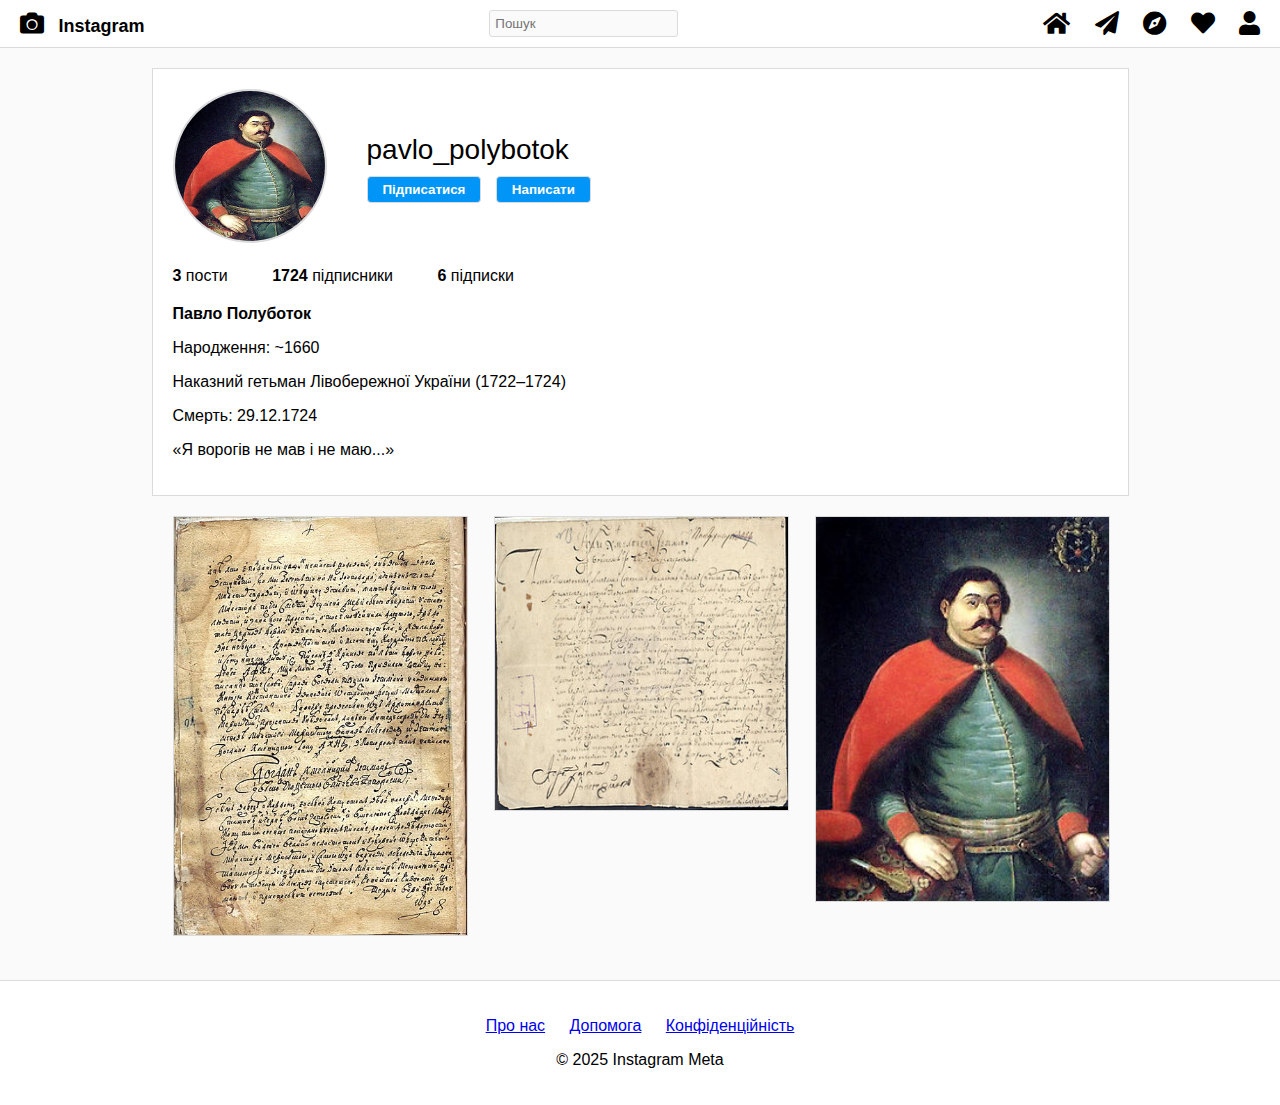
<file: index.html>
<!DOCTYPE html>
<html lang="uk">
<head>
    <meta charset="UTF-8">
    <meta name="viewport" content="width=device-width, initial-scale=1.0">
    <title>Павло Полуботок</title>
    <link rel="stylesheet" href="styles.css">
    <link rel="stylesheet" href="https://cdnjs.cloudflare.com/ajax/libs/font-awesome/5.15.3/css/all.min.css">
</head>
<body>
    <header>
        <div class="header-left">
            <i class="fas fa-camera"></i>
            <span>Instagram</span>
        </div>
        <div class="header-center">
            <input type="text" placeholder="Пошук">
        </div>
        <div class="header-right">
            <i class="fas fa-home"></i>
            <i class="fas fa-paper-plane"></i>
            <i class="fas fa-compass"></i>
            <i class="fas fa-heart"></i>
            <i class="fas fa-user"></i>
        </div>
    </header>
    <section class="profile">
        <div class="profile-header">
            <div class="profile-picture">
                <img src="Аватарка.jpeg" alt="Павло Полуботок">
            </div>
            <div class="profile-info">
                <h1>pavlo_polybotok</h1>
                <button class="follow-button">Підписатися</button>
                <button class="message-button">Написати</button>
            </div>
        </div>
        <div class="profile-stats">
            <span><strong>3</strong> пости</span>
            <span><strong>1724</strong> підписники</span>
            <span><strong>6</strong> підписки</span>
        </div>
        <div class="bio">
            <h2>Павло Полуботок</h2>
            <p>Народження: ~1660</p>
            <p>Наказний гетьман Лівобережної України (1722–1724)</p>
            <p>Смерть: 29.12.1724</p>
            <p>«Я ворогів не мав і не маю...»</p>
        </div>
    </section>
    <section class="posts">
        <div class="grid">
            <div class="post">
                <a href="post1.html">
                    <img src="Post1.jpg" alt="Про діяльність">
                    <div class="post-overlay">
                        <i class="fas fa-heart"></i> 25
                        <i class="fas fa-comment"></i> 10
                    </div>
                </a>
            </div>
            <div class="post">
                <a href="post2.html">
                    <img src="Post2.jpg" alt="Лист нащадкам">
                    <div class="post-overlay">
                        <i class="fas fa-heart"></i> 30
                        <i class="fas fa-comment"></i> 15
                    </div>
                </a>
            </div>
            <div class="post">
                <a href="post3.html">
                    <img src="Аватарка.jpeg" alt="Що не вдалося">
                    <div class="post-overlay">
                        <i class="fas fa-heart"></i> 20
                        <i class="fas fa-comment"></i> 8
                    </div>
                </a>
            </div>
        </div>
    </section>
    <footer>
        <ul>
            <li><a href="#">Про нас</a></li>
            <li><a href="#">Допомога</a></li>
            <li><a href="#">Конфіденційність</a></li>
        </ul>
        <p>© 2025 Instagram Meta</p>
    </footer>
</body>
</html>
</file>
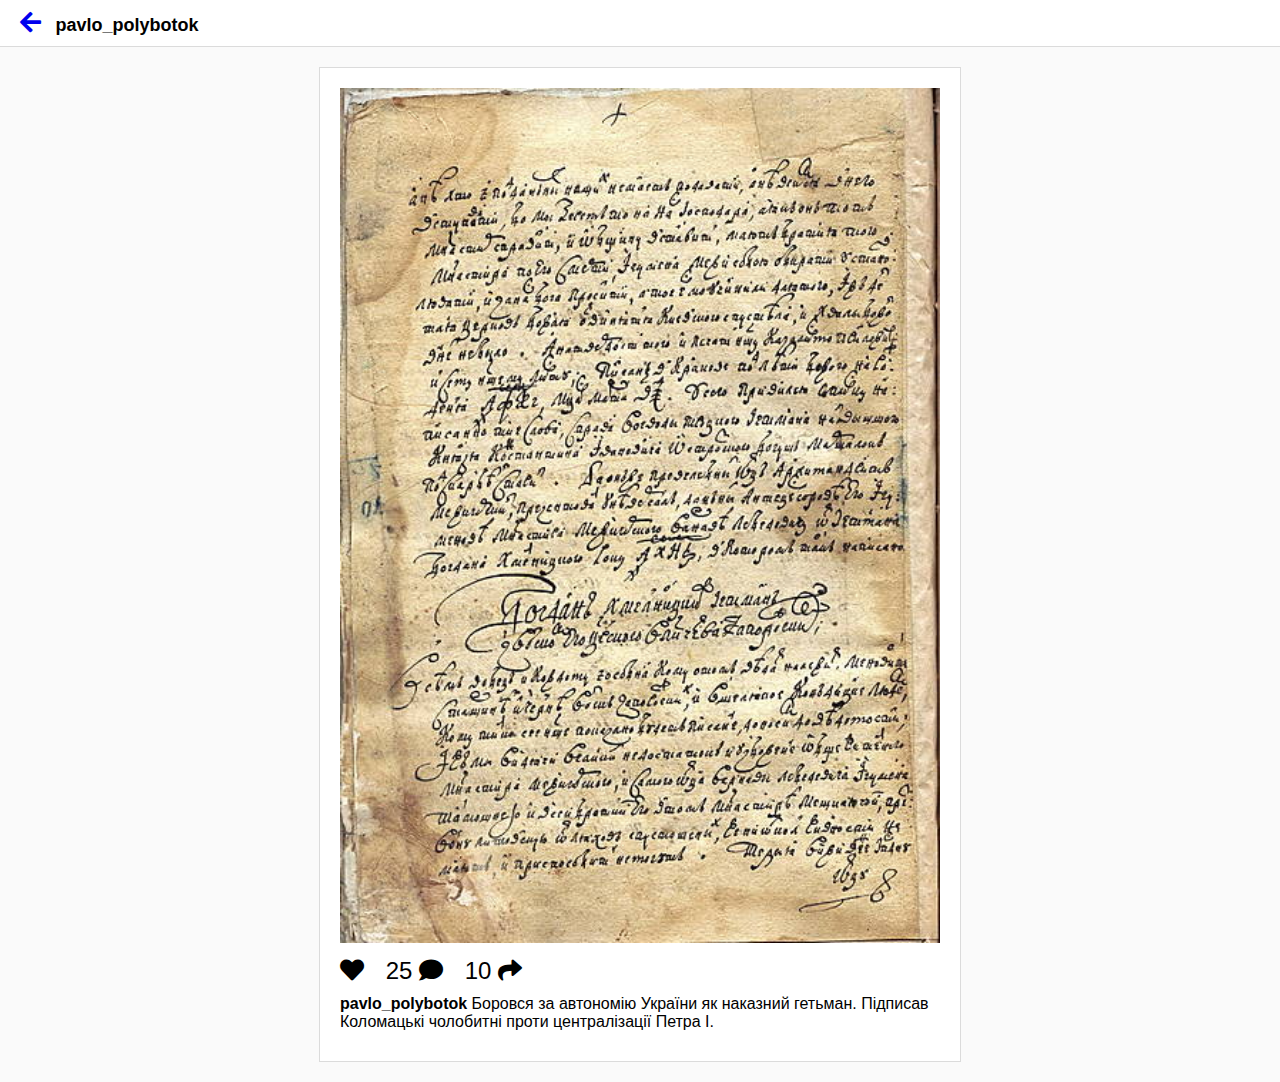
<file: post1.html>
<!DOCTYPE html>
<html lang="uk">
<head>
    <meta charset="UTF-8">
    <meta name="viewport" content="width=device-width, initial-scale=1.0">
    <title>Про діяльність</title>
    <link rel="stylesheet" href="styles.css">
    <link rel="stylesheet" href="https://cdnjs.cloudflare.com/ajax/libs/font-awesome/5.15.3/css/all.min.css">
</head>
<body>
    <header>
        <div class="header-left">
            <a href="index.html"><i class="fas fa-arrow-left"></i></a>
            <span>pavlo_polybotok</span>
        </div>
    </header>
    <section class="post-content">
        <img src="Post1.jpg" alt="Про діяльність">
        <div class="post-actions">
            <i class="fas fa-heart"></i> 25
            <i class="fas fa-comment"></i> 10
            <i class="fas fa-share"></i>
        </div>
        <p><strong>pavlo_polybotok</strong> Боровся за автономію України як наказний гетьман. Підписав Коломацькі чолобитні проти централізації Петра I.</p>
    </section>
</body>
</html>
</file>
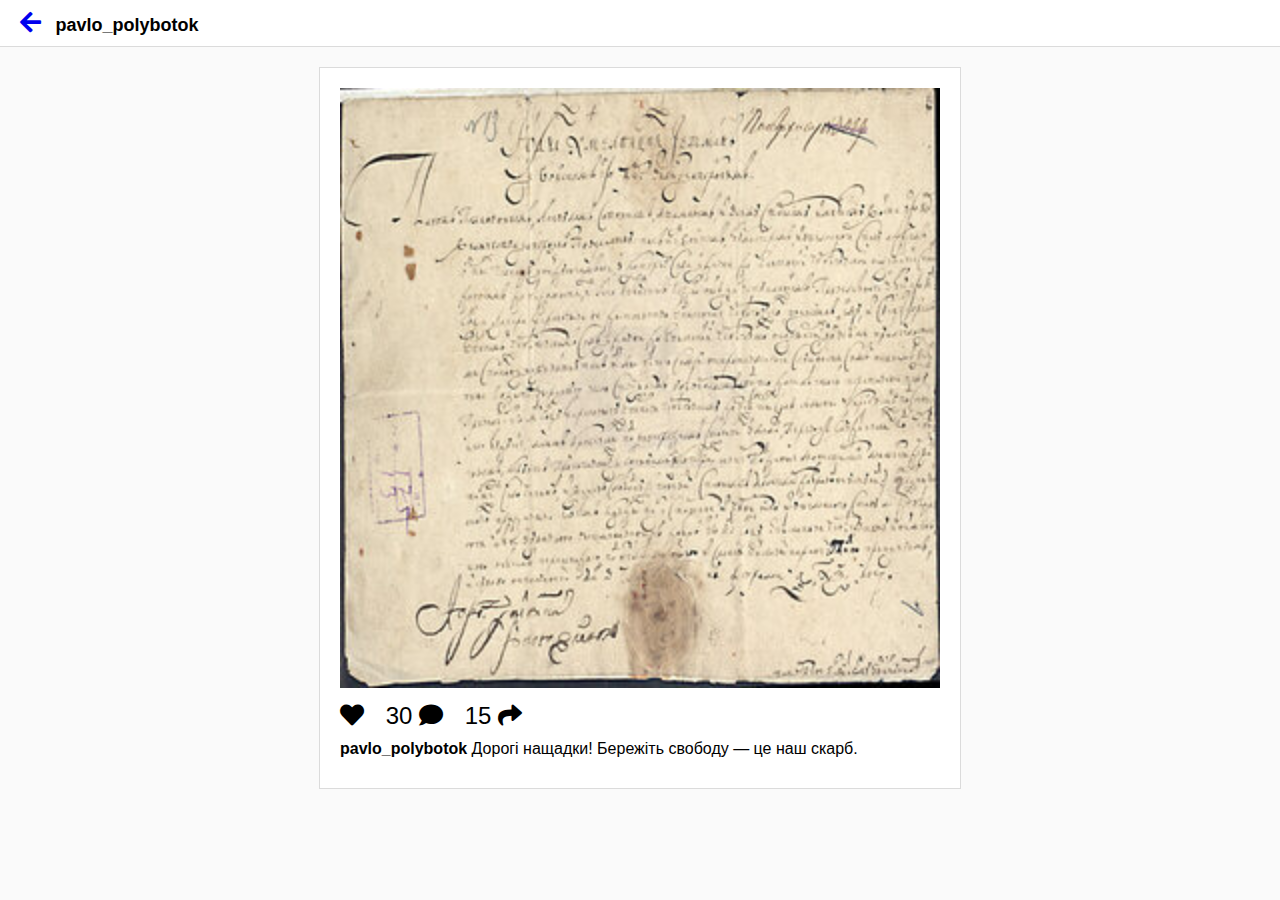
<file: post2.html>
<!DOCTYPE html>
<html lang="uk">
<head>
    <meta charset="UTF-8">
    <meta name="viewport" content="width=device-width, initial-scale=1.0">
    <title>Лист нащадкам</title>
    <link rel="stylesheet" href="styles.css">
    <link rel="stylesheet" href="https://cdnjs.cloudflare.com/ajax/libs/font-awesome/5.15.3/css/all.min.css">
</head>
<body>
    <header>
        <div class="header-left">
            <a href="index.html"><i class="fas fa-arrow-left"></i></a>
            <span>pavlo_polybotok</span>
        </div>
    </header>
    <section class="post-content">
        <img src="Post2.jpg" alt="Лист нащадкам">
        <div class="post-actions">
            <i class="fas fa-heart"></i> 30
            <i class="fas fa-comment"></i> 15
            <i class="fas fa-share"></i>
        </div>
        <p><strong>pavlo_polybotok</strong> Дорогі нащадки! Бережіть свободу — це наш скарб.</p>
    </section>
</body>
</html>
</file>
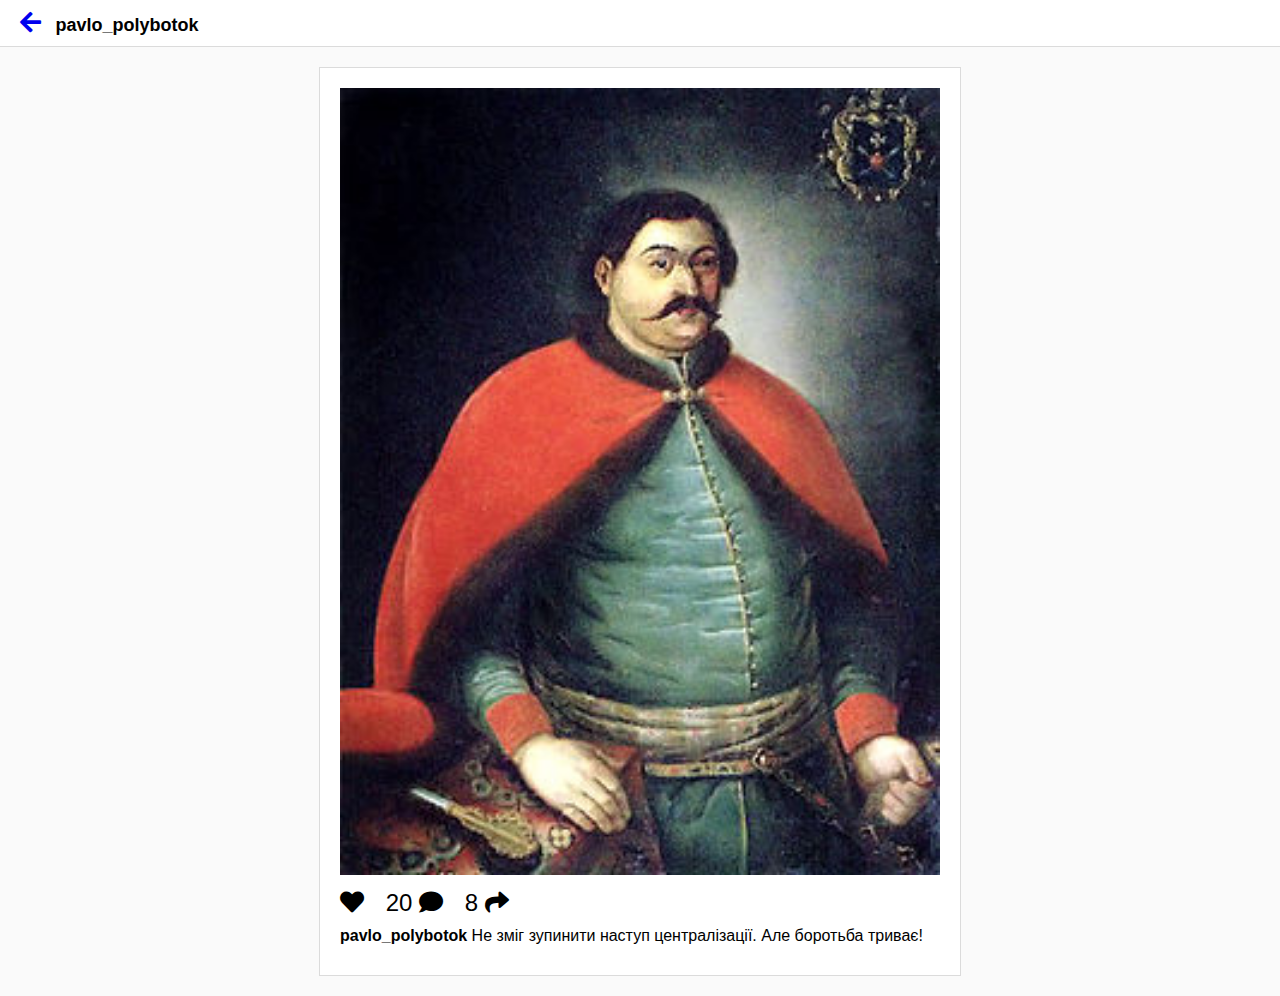
<file: post3.html>
<!DOCTYPE html>
<html lang="uk">
<head>
    <meta charset="UTF-8">
    <meta name="viewport" content="width=device-width, initial-scale=1.0">
    <title>Що не вдалося</title>
    <link rel="stylesheet" href="styles.css">
    <link rel="stylesheet" href="https://cdnjs.cloudflare.com/ajax/libs/font-awesome/5.15.3/css/all.min.css">
</head>
<body>
    <header>
        <div class="header-left">
            <a href="index.html"><i class="fas fa-arrow-left"></i></a>
            <span>pavlo_polybotok</span>
        </div>
    </header>
    <section class="post-content">
        <img src="Аватарка.jpeg" alt="Що не вдалося">
        <div class="post-actions">
            <i class="fas fa-heart"></i> 20
            <i class="fas fa-comment"></i> 8
            <i class="fas fa-share"></i>
        </div>
        <p><strong>pavlo_polybotok</strong> Не зміг зупинити наступ централізації. Але боротьба триває!</p>
    </section>
</body>
</html>
</file>
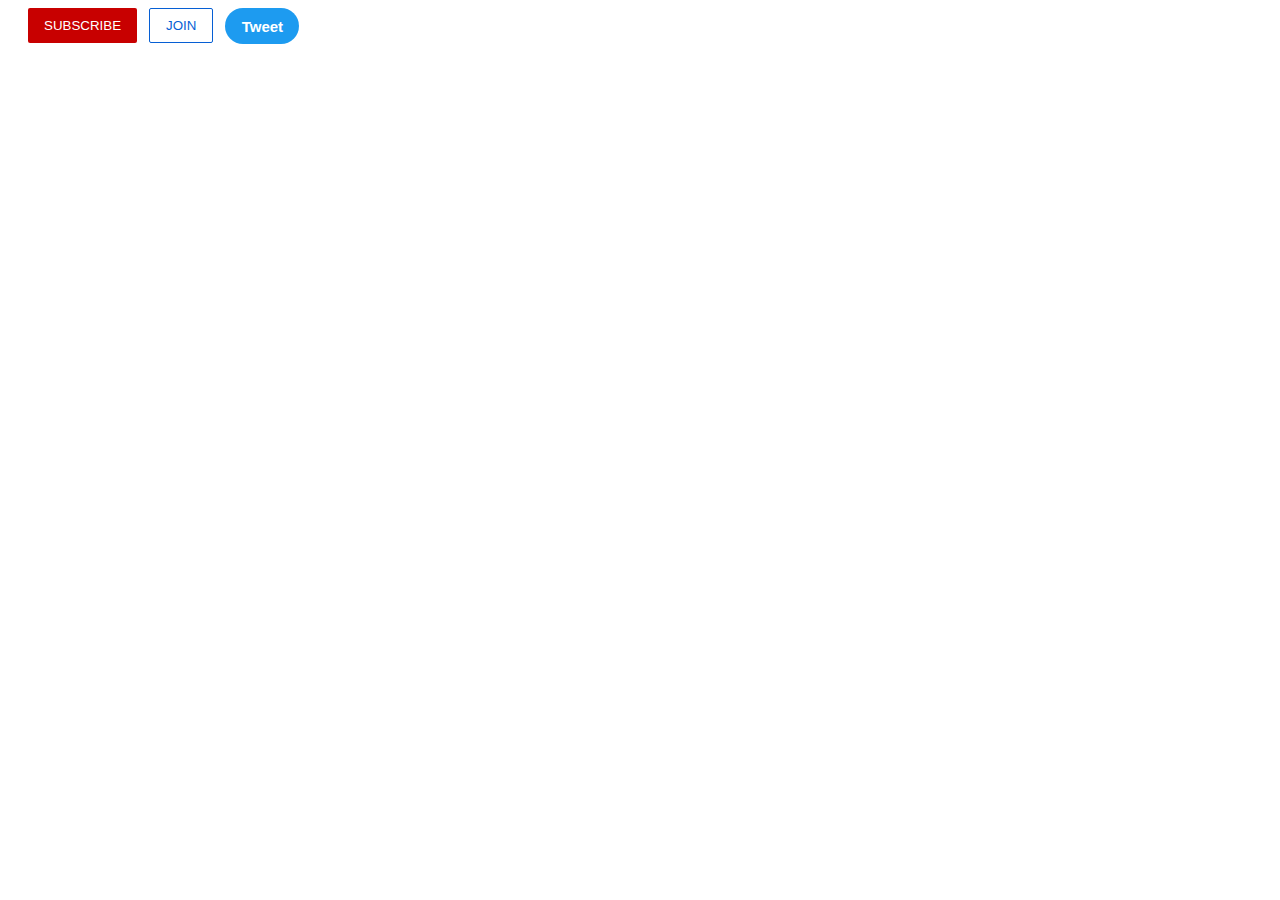
<file: intro-to-html/buttons.html>
<!DOCTYPE html>
<html>
  <head>
    <title>Buttons Practice</title>
    <link rel="stylesheet" href="styles/buttons.css">
  </head>
  <body>
    <button class="subscribe-button">
      SUBSCRIBE
    </button>

    <button class="join-button">
      JOIN
    </button>

    <button class="tweet-button">
      Tweet
    </button>
  </body>
</html>
</file>
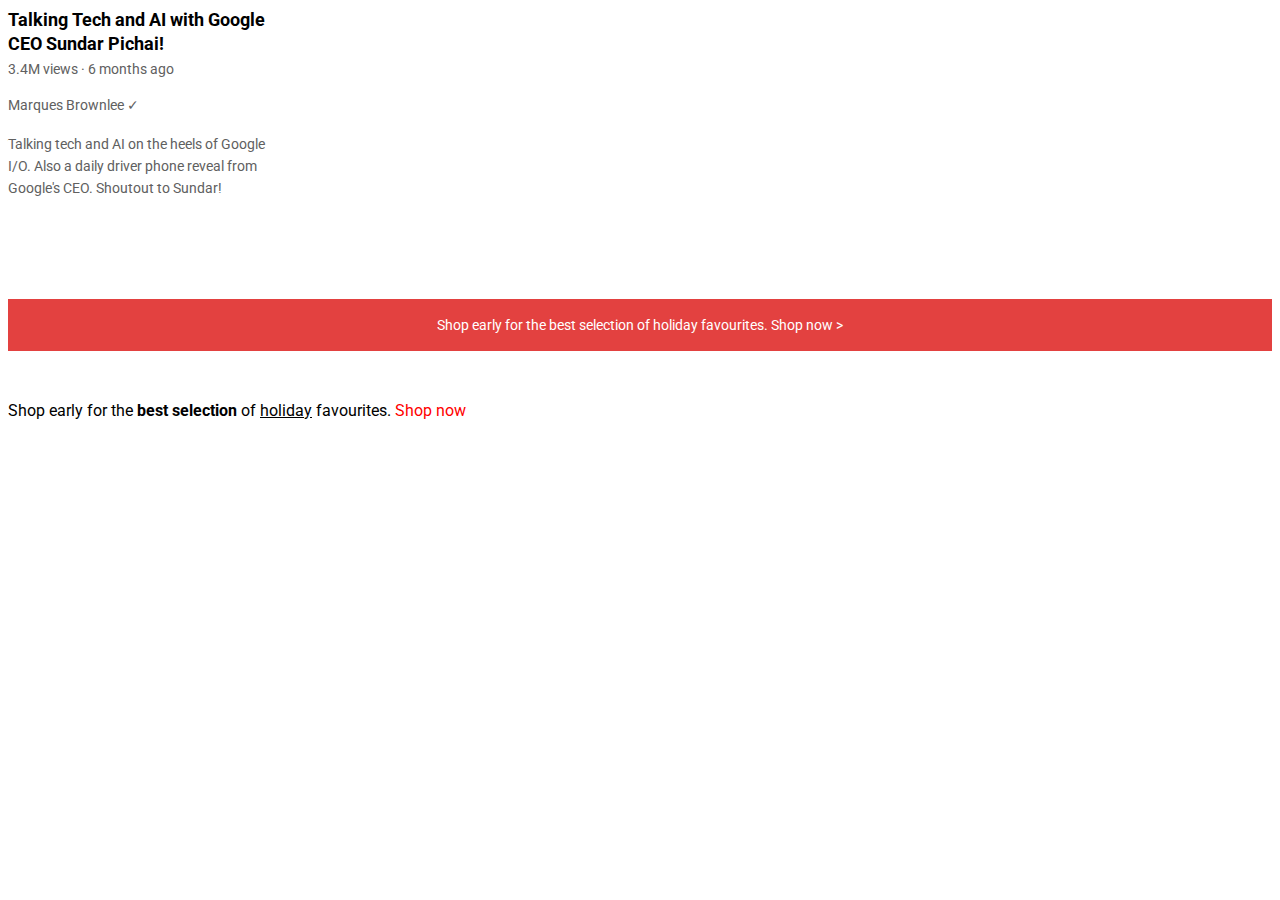
<file: intro-to-html/text.html>
<!DOCTYPE html>
<html>
  <head>
    <title>Text Practice</title>

    <link rel="preconnect" href="https://fonts.googleapis.com">
    <link rel="preconnect" href="https://fonts.gstatic.com" crossorigin>
    <link href="https://fonts.googleapis.com/css2?family=Roboto:wght@400;700&display=swap" rel="stylesheet">

    <link rel="stylesheet" href="styles/text.css">
  </head>
  <body>
    <p class="video-title">
      Talking Tech and AI with Google CEO Sundar Pichai!
    </p>

    <p class="video-stats">
      3.4M views &#183; 6 months ago
    </p>

    <p class="video-author">
      Marques Brownlee &#10003;
    </p>

    <p class="video-description">
      Talking tech and AI on the heels of Google I/O. Also a daily driver phone reveal from Google's CEO. Shoutout to Sundar!
    </p>

    <p class="apple-text">
      Shop early for the best selection of holiday favourites. <span class="shop-link">Shop now &#62;</span>
    </p>

    <p>
      Shop early for the <strong>best selection</strong> of <u>holiday</u> favourites. <span class="span-example">Shop now</span>
    </p>
  </body>
</html>
</file>
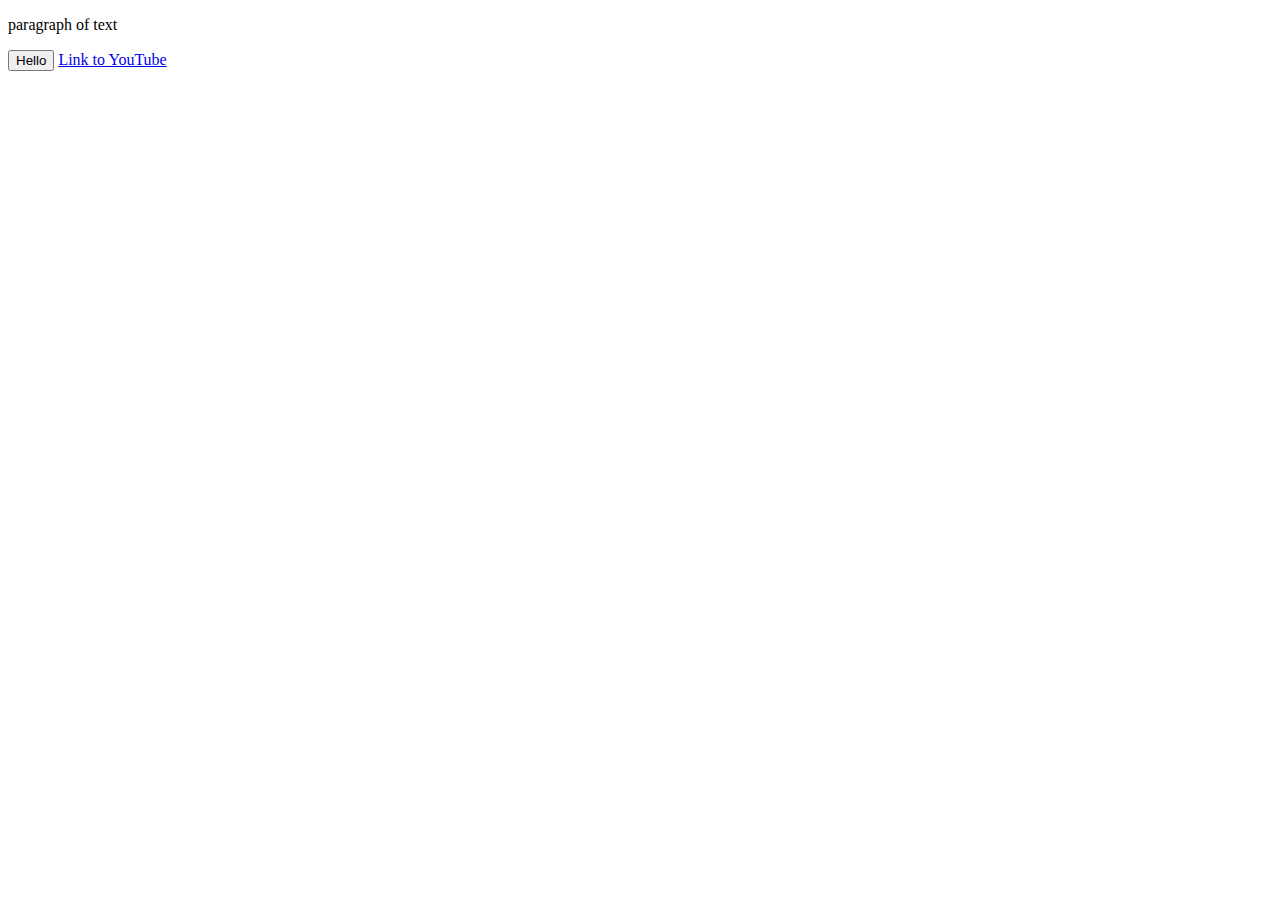
<file: intro-to-html/website.html>
<!DOCTYPE html>
<html>
  <head>
    <title>First Website</title>
  </head>
  <body>
    <p>
      paragraph of text
    </p>

    <button>
      Hello
    </button>

    <a href="https://www.youtube.com/" target="blank">
      Link to YouTube
    </a>
  </body>
</html>
</file>
<file: styles.css>
body {
    font-family: -apple-system, BlinkMacSystemFont, "Segoe UI", Roboto, Helvetica, Arial, sans-serif;
    margin: 0;
    padding: 0;
    background-color: #fafafa;
}

header {
    display: flex;
    justify-content: space-between;
    align-items: center;
    padding: 10px 20px;
    background-color: #fff;
    border-bottom: 1px solid #dbdbdb;
}

.header-left i {
    font-size: 24px;
    margin-right: 10px;
}

.header-left span {
    font-size: 18px;
    font-weight: 600;
}

.header-center input {
    padding: 5px;
    border: 1px solid #dbdbdb;
    border-radius: 3px;
    background-color: #fafafa;
}

.header-right i {
    font-size: 24px;
    margin-left: 20px;
}

.profile {
    padding: 20px;
    background-color: #fff;
    margin: 20px auto;
    max-width: 935px;
    border: 1px solid #dbdbdb;
}

.profile-header {
    display: flex;
    align-items: center;
}

.profile-picture img {
    width: 150px;
    height: 150px;
    border-radius: 50%;
    border: 2px solid #dbdbdb;
    margin-right: 40px;
}

.profile-info h1 {
    font-size: 28px;
    font-weight: 300;
    margin: 0;
}

.follow-button, .message-button {
    padding: 5px 15px;
    margin: 10px 10px 0 0;
    border: 1px solid #dbdbdb;
    border-radius: 4px;
    background-color: #0095f6;
    color: #fff;
    cursor: pointer;
    font-weight: 600;
}

.profile-stats {
    margin: 20px 0;
}

.profile-stats span {
    margin-right: 40px;
    font-size: 16px;
}

.bio h2 {
    font-size: 16px;
    font-weight: 600;
    margin: 0;
}

.posts {
    max-width: 935px;
    margin: 0 auto;
}

.grid {
    display: grid;
    grid-template-columns: repeat(3, 1fr);
    gap: 28px;
}

.post {
    position: relative;
}

.post img {
    width: 100%;
    height: auto;
    border: 1px solid #dbdbdb;
}

.post-overlay {
    position: absolute;
    top: 0;
    left: 0;
    right: 0;
    bottom: 0;
    background: rgba(0, 0, 0, 0.5);
    color: #fff;
    display: flex;
    justify-content: center;
    align-items: center;
    opacity: 0;
    transition: opacity 0.3s;
}

.post:hover .post-overlay {
    opacity: 1;
}

.post-overlay i {
    margin: 0 10px;
}

.post-content {
    max-width: 600px;
    margin: 20px auto;
    background-color: #fff;
    border: 1px solid #dbdbdb;
    padding: 20px;
}

.post-content img {
    width: 100%;
    height: auto;
}

.post-actions {
    margin: 10px 0;
    font-size: 24px;
}

.post-actions i {
    margin-right: 15px;
}

.post-content p {
    margin: 10px 0;
}

.post-content strong {
    font-weight: 600;
}

footer {
    text-align: center;
    padding: 20px;
    background-color: #fff;
    border-top: 1px solid #dbdbdb;
    margin-top: 40px;
}

footer ul {
    list-style: none;
    padding: 0;
}

footer ul li {
    display: inline;
    margin: 0 10px;
}

@media (max-width: 600px) {
    .grid {
        grid-template-columns: 1fr;
    }
}
</file>
<file: intro-to-html/styles/buttons.css>
.subscribe-button {
  background-color: rgb(200, 0, 0);
  color: white;
  border: none;
  border-radius: 2px;
  cursor: pointer;
  margin-right: 8px;
  margin-left: 20px;
  padding-top: 10px;
  padding-bottom: 10px;
  padding-left: 16px;
  padding-right: 16px;
  transition: opacity 0.15s;
  vertical-align: top;
}

.subscribe-button:hover {
  opacity: 0.8;
}

.subscribe-button:active {
  opacity: 0.5;
}

.join-button {
  background-color: white;
  border-color: rgb(6, 95, 212);
  border-style: solid;
  border-width: 1px;
  color: rgb(6, 95, 212);
  border-radius: 2px;
  cursor: pointer;
  padding-top: 9px;
  padding-bottom: 9px;
  padding-left: 16px;
  padding-right: 16px;

  transition: background-color 0.15s,
    color 0.15s;
}

.join-button:hover {
  background-color: rgb(6, 95, 212);
  color: white;
}

.join-button:active {
  opacity: 0.7;
}

.tweet-button {
  background-color: rgb(29, 155, 240);
  color: white;
  border: none;
  height: 36px;
  width: 74px;
  border-radius: 8px;
  border-radius: 18px;
  font-weight: bold;
  font-size: 15px;
  cursor: pointer;
  margin-left: 8px;
  transition: box-shadow 0.15s;
  vertical-align: top;
}

.tweet-button:hover {
  box-shadow: 5px 5px 10px rgba(0, 0, 0, 0.15);
}
</file>
<file: intro-to-html/styles/text.css>
p {
  font-family: Roboto;
  margin-top: 0;
  margin-bottom: 0;
}

.video-stats {
  font-size: 14px;
  color: rgb(96, 96, 96);
  margin-bottom: 20px;
}

.video-title {
  font-weight: bold;
  font-size: 18px;
  width: 280px;
  line-height: 24px;
  margin-bottom: 5px;
}

.video-author {
  font-size: 14px;
  color: rgb(96, 96, 96);
  margin-bottom: 20px;
}

.video-description {
  font-size: 14px;
  color: rgb(96, 96, 96);
  width: 280px;
  line-height: 22px;
  margin-bottom: 100px;
}

.apple-text {
  margin-bottom: 50px;
  font-size: 14px;
  background-color: rgb(227, 65, 64);
  color: white;
  text-align: center;
  padding-top: 18px;
  padding-bottom: 18px;
}

.span-example {
  color: red;
}

.span-example:hover {
  text-decoration: underline;
}

.shop-link {
  cursor: pointer;
}

.shop-link:hover {
  text-decoration: underline;
}
</file>
